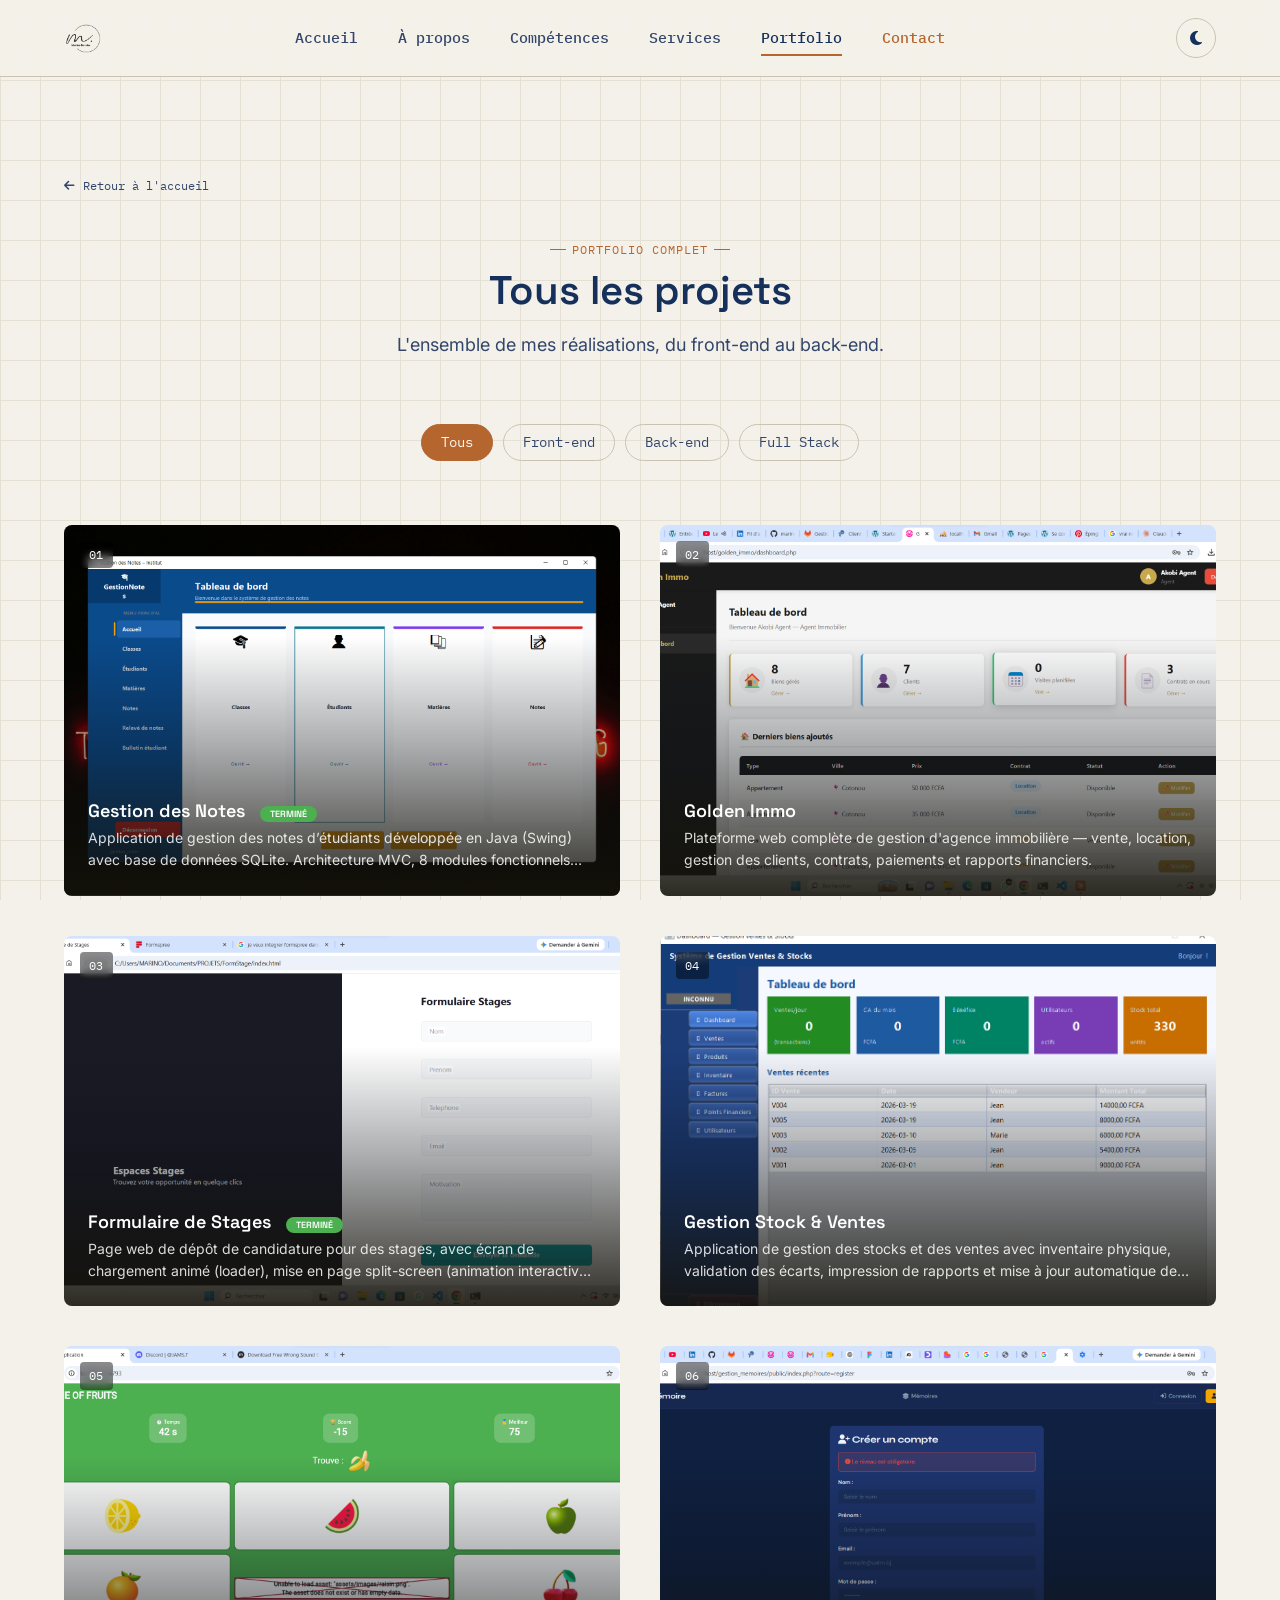
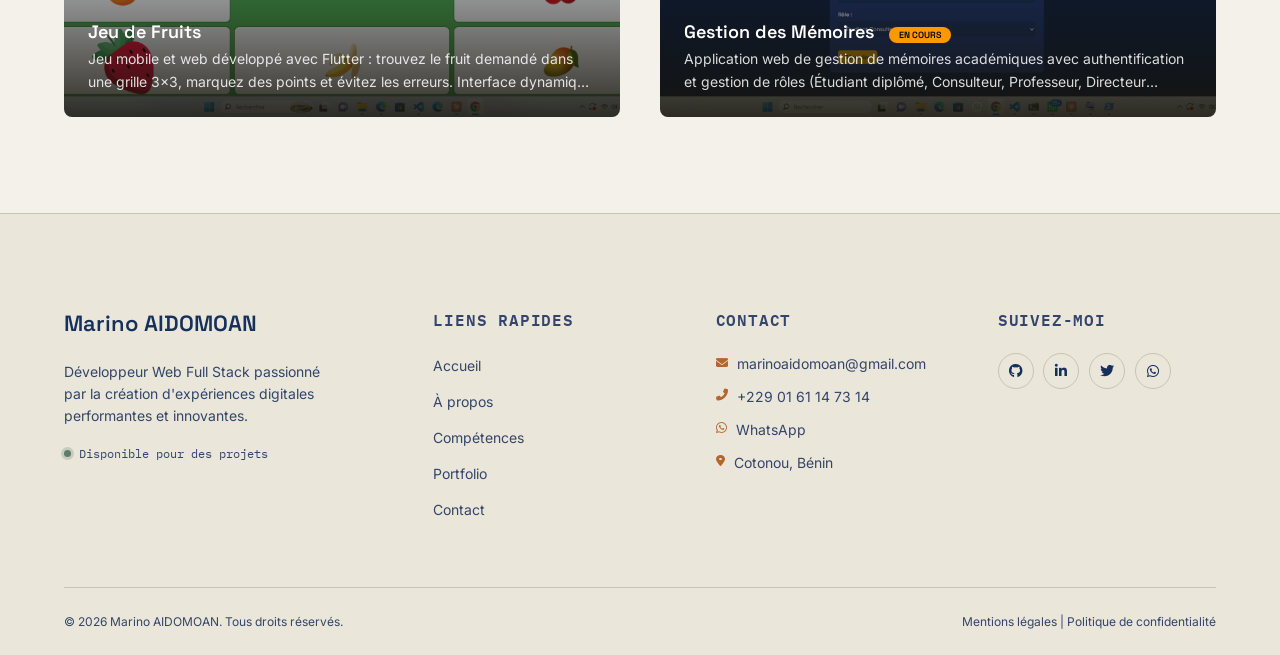
<file: all-projects.html>
<!DOCTYPE html>
<html lang="fr">
<head>
    <meta charset="UTF-8">
    <meta name="viewport" content="width=device-width, initial-scale=1.0">
    <title>Tous les projets | Marino AIDOMOAN</title>
    <meta name="description" content="Découvrez l'ensemble des projets développés par Marino AIDOMOAN : applications web, sites vitrines, API et plus, en front-end comme en back-end.">
    <link rel="canonical" href="https://marino-aidomoan.vercel.app/all-projects.html">

    <meta property="og:type" content="website">
    <meta property="og:url" content="https://marino-aidomoan.vercel.app/all-projects.html">
    <meta property="og:title" content="Tous les projets | Marino AIDOMOAN">
    <meta property="og:description" content="L'ensemble des projets développés par Marino AIDOMOAN, développeur web full stack.">
    <meta property="og:image" content="https://marino-aidomoan.vercel.app/assets/img/og-image.jpg">
    <meta property="og:locale" content="fr_FR">

    <meta name="twitter:card" content="summary_large_image">
    <meta name="twitter:title" content="Tous les projets | Marino AIDOMOAN">
    <meta name="twitter:image" content="https://marino-aidomoan.vercel.app/assets/img/og-image.jpg">

    <!--Icon site-->
    <link rel="icon" type="image/png" href="assets/img/Marino (1).png">

    <!--Polices & icônes-->
    <link rel="preconnect" href="https://fonts.googleapis.com">
    <link rel="preconnect" href="https://fonts.gstatic.com" crossorigin>
    <link href="https://fonts.googleapis.com/css2?family=Space+Grotesk:wght@400;500;600;700&family=Inter:wght@400;500;600;700;800&family=IBM+Plex+Mono:wght@400;500;600&display=swap" rel="stylesheet">

    <!--Icônes Font Awesome-->
    <link rel="stylesheet" href="https://cdnjs.cloudflare.com/ajax/libs/font-awesome/6.5.2/css/all.min.css">

    <link rel="stylesheet" href="style.css">
</head>
<body>

    <header class="en-tete" role="banner" aria-label="En‑tête du site">
        <div class="conteneur barre-nav">
            <a href="index.html#accueil" class="logo" aria-label="Marino AIDOMOAN - Retour à l'accueil">
                <img src="assets/img/Marino (1).png" alt="Logo Marino - Développeur Web Full Stack" class="logo-image" width="180" height="60" />
            </a>

            <nav aria-label="Navigation principale">
            <ul class="menu-liste" id="menu-liste">
                <li><a href="index.html#accueil" class="menu-lien">Accueil</a></li>
                <li><a href="index.html#apropos" class="menu-lien">À propos</a></li>
                <li><a href="index.html#competences" class="menu-lien">Compétences</a></li>
                <li><a href="index.html#services" class="menu-lien">Services</a></li>
                <li><a href="index.html#portfolio" class="menu-lien actif">Portfolio</a></li>
                <li><a href="index.html#contact" class="menu-lien menu-lien-contact">Contact</a></li>
            </ul>
            </nav>

            <button class="theme-toggle" id="theme-toggle" aria-label="Changer de thème">
                <i class="fa-solid fa-moon" id="theme-icon" aria-hidden="true"></i>
            </button>

            <button class="bouton-menu-mobile" id="bouton-menu-mobile"
                    aria-label="Ouvrir le menu"
                    aria-expanded="false"
                    aria-controls="menu-liste">
            <i class="fa-solid fa-bars" aria-hidden="true"></i>
            </button>
        </div>
    </header>

    <main>
                <section class="page-projets">
            <div class="conteneur">

                <a href="index.html#portfolio" class="lien-retour" style="margin-bottom: var(--espace-lg); display: inline-flex;">
                    <i class="fa-solid fa-arrow-left" aria-hidden="true"></i>
                    Retour à l'accueil
                </a>

                <div class="en-tete-section centre">
                    <span class="label-section">Portfolio complet</span>
                    <h1 class="titre-section">Tous les projets</h1>
                    <p class="description-section">
                        L'ensemble de mes réalisations, du front-end au back-end.
                    </p>
                </div>

                <div class="filtres-portfolio">
                    <button class="bouton-filtre actif" data-filtre="tous">Tous</button>
                    <button class="bouton-filtre" data-filtre="frontend">Front-end</button>
                    <button class="bouton-filtre" data-filtre="backend">Back-end</button>
                    <button class="bouton-filtre" data-filtre="fullstack">Full Stack</button>
                </div>

                <div class="grille-projets-visuels">
                    <!-- PROJET 01 : GESTION DES NOTES – APPLICATION JAVA (SWING / SQLite) -->
                    <article class="carte-projet-v" data-filtre="backend">
                        <span class="reperage-projet">01</span>
                        <img src="assets/img/projets/projet-01.png" alt="Gestion des Notes – Java" loading="lazy">
                        <div class="voile-projet-v"></div>
                        <div class="base-projet-v">
                            <h3>Gestion des Notes <span style="font-size:0.5em; background:#4caf50; color:#fff; padding:2px 10px; border-radius:20px; margin-left:10px;">TERMINÉ</span></h3>
                            <p>
                                Application de gestion des notes d’étudiants développée en Java (Swing) avec base de données SQLite. 
                                Architecture MVC, 8 modules fonctionnels (authentification, saisie des notes, consultation, bulletins, etc.). 
                                Livré avec un guide utilisateur complet et une documentation technique détaillée.
                            </p>
                            <div class="stack-v">
                                <span class="tech-tag"><i class="fa-brands fa-java"></i> Java</span>
                                <span class="tech-tag"><i class="fa-solid fa-window-maximize"></i> Swing</span>
                                <span class="tech-tag"><i class="fa-solid fa-database"></i> SQLite</span>
                                <span class="tech-tag"><i class="fa-solid fa-plug"></i> JDBC</span>
                                <span class="tech-tag"><i class="fa-solid fa-layer-group"></i> MVC</span>
                            </div>
                            <div class="liens-v">
                                <a href="#" target="_blank" rel="noopener" aria-label="Voir la documentation"><i class="fa-solid fa-book"></i></a>
                                <a href="#" target="_blank" rel="noopener" aria-label="Voir le code"><i class="fa-brands fa-github"></i></a>
                            </div>
                        </div>
                    </article>

                    <!-- PROJET 02 : GOLDEN IMMO -->
                    <article class="carte-projet-v" data-filtre="fullstack">
                        <span class="reperage-projet">02</span>
                        <img src="assets/img/projets/projet-02.png" alt="Golden Immo - Système de gestion immobilière" loading="lazy">
                        <div class="voile-projet-v"></div>
                        <div class="base-projet-v">
                            <h3>Golden Immo</h3>
                            <p>Plateforme web complète de gestion d'agence immobilière — vente, location, gestion des clients, contrats, paiements et rapports financiers.</p>
                            <div class="stack-v">
                                <span class="tech-tag"><i class="fa-brands fa-html5"></i> HTML5</span>
                                <span class="tech-tag"><i class="fa-brands fa-css3-alt"></i> CSS3</span>
                                <span class="tech-tag"><i class="fa-brands fa-js"></i> JavaScript</span>
                                <span class="tech-tag"><i class="fa-brands fa-php"></i> PHP</span>
                                <span class="tech-tag"><i class="fa-solid fa-database"></i> MySQL</span>
                            </div>
                            <div class="liens-v">
                                <a href="#" target="_blank" rel="noopener" aria-label="Voir le site"><i class="fa-solid fa-arrow-up-right-from-square"></i></a>
                                <a href="https://github.com/marinoaidomoan-gif/golden_immo" target="_blank" rel="noopener" aria-label="Voir le code"><i class="fa-brands fa-github"></i></a>
                            </div>
                        </div>
                    </article>

                    <!-- PROJET 03 : FORMULAIRE DE STAGES – FRONT-END MODERNE -->
                    <article class="carte-projet-v" data-filtre="frontend">
                        <span class="reperage-projet">03</span>
                        <img src="assets/img/projets/projet-03.png" alt="Formulaire de Stages" loading="lazy">
                        <div class="voile-projet-v"></div>
                        <div class="base-projet-v">
                            <h3>Formulaire de Stages <span style="font-size:0.5em; background:#4caf50; color:#fff; padding:2px 10px; border-radius:20px; margin-left:10px;">TERMINÉ</span></h3>
                            <p>
                                Page web de dépôt de candidature pour des stages, avec écran de chargement animé (loader), 
                                mise en page split-screen (animation interactive à gauche, formulaire à droite), 
                                labels flottants, validation des champs en temps réel (nom, prénom, téléphone, e-mail, motivation), 
                                pop-up de confirmation après soumission, et design responsive adapté aux mobiles et tablettes.
                            </p>
                            <div class="stack-v">
                                <span class="tech-tag"><i class="fa-brands fa-html5"></i> HTML5</span>
                                <span class="tech-tag"><i class="fa-brands fa-css3-alt"></i> CSS3</span>
                                <span class="tech-tag"><i class="fa-brands fa-js"></i> JavaScript</span>
                                <span class="tech-tag"><i class="fa-solid fa-font-awesome"></i> Font Awesome</span>
                                <span class="tech-tag"><i class="fa-solid fa-paper-plane"></i> Formspree</span>
                            </div>
                            <div class="liens-v">
                                <a href="form-stage.vercel.app" target="_blank" rel="noopener" aria-label="Voir la démo"><i class="fa-solid fa-play"></i></a>
                                <a href="https://github.com/marinoaidomoan-gif/form_stage" target="_blank" rel="noopener" aria-label="Voir le code"><i class="fa-brands fa-github"></i></a>
                            </div>
                        </div>
                    </article>

                    <!-- PROJET 04 : GESTION STOCK & VENTES (JAVA / PostgreSQL) -->
                    <article class="carte-projet-v" data-filtre="backend">
                        <span class="reperage-projet">04</span>
                        <img src="assets/img/projets/projet-04.png" alt="Gestion Stock & Ventes" loading="lazy">
                        <div class="voile-projet-v"></div>
                        <div class="base-projet-v">
                            <h3>Gestion Stock &amp; Ventes</h3>
                            <p>
                                Application de gestion des stocks et des ventes avec inventaire physique, 
                                validation des écarts, impression de rapports et mise à jour automatique des quantités.
                            </p>
                            <div class="stack-v">
                                <span class="tech-tag"><i class="fa-brands fa-java"></i> Java</span>
                                <span class="tech-tag"><i class="fa-solid fa-database"></i> PostgreSQL</span>
                                <span class="tech-tag"><i class="fa-solid fa-window-maximize"></i> Swing</span>
                                <span class="tech-tag"><i class="fa-solid fa-plug"></i> JDBC</span>
                            </div>
                            <div class="liens-v">
                                <a href="#" target="_blank" rel="noopener" aria-label="Voir la documentation"><i class="fa-solid fa-book"></i></a>
                                <a href="#" target="_blank" rel="noopener" aria-label="Voir le code"><i class="fa-brands fa-github"></i></a>
                            </div>
                        </div>
                    </article>

                    <!-- PROJET 05 : JEU DE FRUITS (FLUTTER) -->
                    <article class="carte-projet-v" data-filtre="frontend">
                        <span class="reperage-projet">05</span>
                        <img src="assets/img/projets/projet-05.png" alt="Jeu de Fruits Flutter" loading="lazy">
                        <div class="voile-projet-v"></div>
                        <div class="base-projet-v">
                            <h3>Jeu de Fruits</h3>
                            <p>
                                Jeu mobile et web développé avec Flutter : trouvez le fruit demandé dans une grille 3×3, 
                                marquez des points et évitez les erreurs. Interface dynamique avec timer et retour visuel.
                            </p>
                            <div class="stack-v">
                                <span class="tech-tag"><i class="fa-brands fa-flutter"></i> Flutter</span>
                                <span class="tech-tag"><i class="fa-brands fa-dart"></i> Dart</span>
                                <span class="tech-tag"><i class="fa-solid fa-image"></i> Assets</span>
                                <span class="tech-tag"><i class="fa-solid fa-globe"></i> GitHub Pages</span>
                            </div>
                            <div class="liens-v">
                                <a href="#" target="_blank" rel="noopener" aria-label="Voir la démo"><i class="fa-solid fa-play"></i></a>
                                <a href="https://github.com/marinoaidomoan-gif/jeu_fruits" target="_blank" rel="noopener" aria-label="Voir le code"><i class="fa-brands fa-github"></i></a>
                            </div>
                        </div>
                    </article>

                    <!-- PROJET 06 : GESTION DES MÉMOIRES (PHP / MVC) — EN COURS -->
                    <article class="carte-projet-v" data-filtre="backend">
                        <span class="reperage-projet">06</span>
                        <img src="assets/img/projets/projet-06.png" alt="Gestion des Mémoires" loading="lazy">
                        <div class="voile-projet-v"></div>
                        <div class="base-projet-v">
                            <h3>Gestion des Mémoires <span style="font-size:0.5em; background:#ff9800; color:#000; padding:2px 10px; border-radius:20px; margin-left:10px;">EN COURS</span></h3>
                            <p>
                                Application web de gestion de mémoires académiques avec authentification et gestion de rôles 
                                (Étudiant diplômé, Consulteur, Professeur, Directeur d'études). 
                                Fonctionnalités : dépôt de mémoires, évaluation par jury, likes, commentaires, 
                                recherche multicritère et validation des diplômes.
                            </p>
                            <div class="stack-v">
                                <span class="tech-tag"><i class="fa-brands fa-php"></i> PHP</span>
                                <span class="tech-tag"><i class="fa-solid fa-database"></i> MySQL</span>
                                <span class="tech-tag"><i class="fa-solid fa-plug"></i> PDO</span>
                                <span class="tech-tag"><i class="fa-solid fa-layer-group"></i> MVC</span>
                            </div>
                            <div class="liens-v">
                                <a href="#" target="_blank" rel="noopener" aria-label="Voir la documentation"><i class="fa-solid fa-book"></i></a>
                                <a href="https://github.com/marinoaidomoan-gif/gestion-memoires" target="_blank" rel="noopener" aria-label="Voir le code"><i class="fa-brands fa-github"></i></a>
                            </div>
                        </div>
                    </article>
                </div>

            </div>
        </section>

    </main>
    <!-- ===== PIED DE PAGE (FOOTER) ===== -->
    <footer class="pied-page">
        <div class="conteneur">

            <!-- Grille footer : 4 colonnes -->
            <div class="grille-pied">

                <!-- Colonne 1 : Identité -->
                <div class="colonne-pied">
                    <h3 class="titre-pied">Marino AIDOMOAN</h3>
                    <p class="description-pied">
                        Développeur Web Full Stack passionné par la création d'expériences digitales 
                        performantes et innovantes.
                    </p>
                    <p class="disponible-pied">
                        <span class="point-vert"></span> Disponible pour des projets
                    </p>
                </div>

                <!-- Colonne 2 : Liens rapides -->
                <div class="colonne-pied">
                    <h3 class="titre-pied">Liens rapides</h3>
                    <ul class="liste-liens-pied">
                        <li><a href="#accueil">Accueil</a></li>
                        <li><a href="#apropos">À propos</a></li>
                        <li><a href="#competences">Compétences</a></li>
                        <li><a href="#portfolio">Portfolio</a></li>
                        <li><a href="#contact">Contact</a></li>
                    </ul>
                </div>

                <!-- Colonne 3 : Contact -->
                <div class="colonne-pied">
                    <h3 class="titre-pied">Contact</h3>
                    <ul class="liste-contact-pied">
                        <li>
                            <i class="fas fa-envelope" aria-hidden="true"></i>
                            <a href="mailto:marinoaidomoan@gmail.com">marinoaidomoan@gmail.com</a>
                        </li>
                        <li>
                            <i class="fas fa-phone-alt" aria-hidden="true"></i>
                            <a href="tel:+2290161147314">+229 01 61 14 73 14</a>
                        </li>
                        <li>
                            <i class="fab fa-whatsapp" aria-hidden="true"></i>
                            <a href="https://wa.me/2290161147314" target="_blank" rel="noopener">WhatsApp</a>
                        </li>
                        <li>
                            <i class="fas fa-map-marker-alt" aria-hidden="true"></i>
                            <span>Cotonou, Bénin</span>
                        </li>
                    </ul>
                </div>

                <!-- Colonne 4 : Réseaux sociaux -->
                <div class="colonne-pied">
                    <h3 class="titre-pied">Suivez-moi</h3>
                    <div class="reseaux-pied">
                        <a href="https://github.com/marinoaidomoan-gif" target="_blank" rel="noopener" aria-label="GitHub">
                            <i class="fab fa-github" aria-hidden="true"></i>
                        </a>
                        <a href="https://www.linkedin.com/in/marino-aidomoan-600b323bb/" target="_blank" rel="noopener" aria-label="LinkedIn">
                            <i class="fab fa-linkedin-in" aria-hidden="true"></i>
                        </a>
                        <a href="https://x.com/Marino_ama" target="_blank" rel="noopener" aria-label="Twitter">
                            <i class="fab fa-twitter" aria-hidden="true"></i>
                        </a>
                        <a href="https://wa.me/2290161147314" target="_blank" rel="noopener" aria-label="WhatsApp">
                            <i class="fab fa-whatsapp" aria-hidden="true"></i>
                        </a>
                    </div>
                </div>

            </div> <!-- fin grille-pied -->

            <!-- Barre de copyright -->
            <div class="copyright-pied">
                <p>
                    &copy; <span id="annee-courante"></span> Marino AIDOMOAN. 
                    Tous droits réservés.
                </p>
                <p class="mentions-legales">
                    <a href="#" data-ouvrir-modale="mentions-legales">Mentions légales</a> | 
                    <a href="#" data-ouvrir-modale="politique-confidentialite">Politique de confidentialité</a>
                </p>
            </div>

        </div> <!-- fin conteneur -->
    </footer>

    <button class="bouton-remonter" id="bouton-remonter" aria-label="Retour en haut">
        <i class="fas fa-arrow-up" aria-hidden="true"></i>
    </button>

    <!-- ===== MODALES LÉGALES ===== -->
    <div class="fond-modale" id="fond-modale">

        <div class="modale" id="modale-mentions-legales">
            <button class="fermer-modale" data-fermer-modale aria-label="Fermer">
                <i class="fa-solid fa-xmark"></i>
            </button>
            <h3>Mentions légales</h3>
            <p>Ce site est un portfolio personnel édité par Marino AIDOMOAN, basé à Cotonou, Bénin. Il présente des projets et compétences à titre professionnel, sans activité commerciale directe en ligne. Le site est hébergé par Vercel Inc. Pour toute question, utilisez le formulaire de contact.</p>
        </div>

        <div class="modale" id="modale-politique-confidentialite">
            <button class="fermer-modale" data-fermer-modale aria-label="Fermer">
                <i class="fa-solid fa-xmark"></i>
            </button>
            <h3>Politique de confidentialité</h3>
            <p>Les informations transmises via le formulaire de contact (nom, email, message) sont utilisées uniquement pour vous répondre. Elles ne sont ni revendues, ni partagées avec des tiers, ni utilisées à des fins de tracking ou de publicité. Aucun cookie de suivi n'est utilisé sur ce site.</p>
        </div>

    </div>

    <script src="script.js" defer></script>
    
</body>
</html>
</file>
<file: style.css>
/* ==========================================================================
   MARINO AIDOMOAN — Portfolio
   Clair = tirage diazo (papier ivoire, encre indigo)
   Sombre = cyanotype (fond bleu profond, traits clairs)
   ========================================================================== */

/* ----- 1. Variables (design tokens) ----- */

:root {
    /* Mode clair (diazo) — thème par défaut */
    --couleur-fond: #F3F1E9;
    --couleur-surface: #EAE6D9;
    --couleur-surface-2: #E1DCC9;
    --couleur-texte: #16305C;
    --couleur-texte-att: #33456A;
    --couleur-accent: #B5652E;
    --couleur-accent-clair: #C97D48;
    --couleur-accent-2: #5C7D6E;
    --couleur-bordure: #C9C3B0;
    --couleur-erreur: #B5452E;

    /* Typographie */
    --police-titre: 'Space Grotesk', sans-serif;
    --police-corps: 'Inter', sans-serif;
    --police-mono: 'IBM Plex Mono', monospace;

    /* Échelle de type */
    --taille-xs: 0.75rem;
    --taille-sm: 0.875rem;
    --taille-base: 1rem;
    --taille-md: 1.125rem;
    --taille-lg: 1.375rem;
    --taille-xl: 1.75rem;
    --taille-2xl: 2.5rem;
    --taille-3xl: 5rem;

    /* Espacement */
    --espace-xs: 0.5rem;
    --espace-sm: 1rem;
    --espace-md: 1.5rem;
    --espace-lg: 2.5rem;
    --espace-xl: 4rem;
    --espace-2xl: 6rem;

    /* Structure */
    --largeur-max: 1200px;
    --rayon: 4px;
    --rayon-lg: 8px;
    --transition: 0.25s ease;

    /* Ombres (discrètes, on n'est pas dans un style "carte flottante" générique) */
    --ombre-sm: 0 1px 2px rgba(22, 48, 92, 0.08);
    --ombre-md: 0 4px 12px rgba(22, 48, 92, 0.1);
}

/* Mode sombre (cyanotype) */
body.dark-mode {
    --couleur-fond: #0F2A4D;
    --couleur-surface: #153761;
    --couleur-surface-2: #1B4171;
    --couleur-texte: #EDEFF2;
    --couleur-texte-att: #A9BBD6;
    --couleur-accent: #D68A52;
    --couleur-accent-clair: #E4A06E;
    --couleur-accent-2: #8FB5A3;
    --couleur-bordure: #2A4A76;
    --couleur-erreur: #E08066;

    --ombre-sm: 0 1px 2px rgba(0, 0, 0, 0.25);
    --ombre-md: 0 4px 16px rgba(0, 0, 0, 0.35);
}

body.dark-mode .logo-image {
    filter: invert(1) brightness(1.8);
}

/* ----- 2. Reset ----- */

*,
*::before,
*::after {
    margin: 0;
    padding: 0;
    box-sizing: border-box;
}

html {
    scroll-behavior: smooth;
    scroll-padding-top: 90px; /* compense le header fixe pour les ancres */
}

@media (prefers-reduced-motion: reduce) {
    html {
        scroll-behavior: auto;
    }
    *,
    *::before,
    *::after {
        animation-duration: 0.01ms !important;
        animation-iteration-count: 1 !important;
        transition-duration: 0.01ms !important;
    }
}

body {
    font-family: var(--police-corps);
    font-size: var(--taille-base);
    line-height: 1.6;
    color: var(--couleur-texte);
    background-color: var(--couleur-fond);
    transition: background-color var(--transition), color var(--transition);
    /* Trame de plan très discrète en fond, signature du concept */
    background-image:
        linear-gradient(var(--couleur-bordure) 1px, transparent 1px),
        linear-gradient(90deg, var(--couleur-bordure) 1px, transparent 1px);
    background-size: 40px 40px;
    background-attachment: fixed;
    opacity: 1;
}

/* La trame doit rester très subtile : on l'atténue via un pseudo-fond plutôt
   qu'en jouant sur l'opacité du body (qui affecterait le contenu aussi) */
body {
    background-image: none;
    position: relative;
}

body.menu-ouvert {
    overflow: hidden;
}

body::before {
    content: "";
    position: fixed;
    inset: 0;
    z-index: -1;
    background-image:
        linear-gradient(var(--couleur-bordure) 1px, transparent 1px),
        linear-gradient(90deg, var(--couleur-bordure) 1px, transparent 1px);
    background-size: 40px 40px;
    opacity: 0.35;
    pointer-events: none;
}

img {
    max-width: 100%;
    display: block;
}

a {
    color: inherit;
    text-decoration: none;
}

ul {
    list-style: none;
}

button {
    font-family: inherit;
    cursor: pointer;
    border: none;
    background: none;
}

input,
textarea,
button {
    font-family: inherit;
    font-size: inherit;
}

/* Focus clavier visible partout — non négociable pour l'accessibilité */
a:focus-visible,
button:focus-visible,
input:focus-visible,
textarea:focus-visible {
    outline: 2px solid var(--couleur-accent);
    outline-offset: 3px;
}

/* ----- 3. Typographie ----- */

h1, h2, h3, h4 {
    font-family: var(--police-titre);
    font-weight: 600;
    line-height: 1.2;
    color: var(--couleur-texte);
}

h1 { font-size: var(--taille-3xl); }
h2 { font-size: var(--taille-2xl); }
h3 { font-size: var(--taille-lg); }
h4 { font-size: var(--taille-md); }

p {
    color: var(--couleur-texte-att);
}

strong {
    color: var(--couleur-texte);
    font-weight: 600;
}

/* Utilitaire mono : réservé aux chiffres, cotes, tags techniques —
   jamais à des blocs de texte entiers (on évite l'effet "éditeur de code") */
.chiffre,
.mono {
    font-family: var(--police-mono);
    font-variant-numeric: tabular-nums;
}

/* ----- 4. Layout ----- */

.conteneur {
    width: 100%;
    max-width: var(--largeur-max);
    margin-inline: auto;
    padding-inline: var(--espace-md);
}

@media (max-width: 640px) {
    .conteneur {
        padding-inline: var(--espace-sm);
    }
}

/* En-tête de section réutilisé partout (label + titre + description) */
.en-tete-section {
    margin-bottom: var(--espace-lg);
}

.en-tete-section.centre {
    text-align: center;
    max-width: 640px;
    margin-inline: auto;
    margin-bottom: var(--espace-xl);
}

.label-section {
    display: inline-block;
    font-family: var(--police-mono);
    font-size: var(--taille-xs);
    letter-spacing: 0.08em;
    text-transform: uppercase;
    color: var(--couleur-accent);
    margin-bottom: var(--espace-xs);
}

/* Le label ressemble à une annotation de cote sur un plan : petits traits
   de chaque côté, comme des repères de mesure */
.label-section::before,
.label-section::after {
    content: "";
    display: inline-block;
    width: 16px;
    height: 1px;
    background: var(--couleur-accent);
    vertical-align: middle;
    margin: 0 6px 2px;
}

.titre-section {
    font-size: var(--taille-2xl);
}

.description-section {
    margin-top: var(--espace-sm);
    font-size: var(--taille-md);
}

/* ----- 5. Boutons ----- */

.bouton {
    display: inline-flex;
    align-items: center;
    gap: var(--espace-xs);
    padding: 0.85rem 1.75rem;
    font-size: var(--taille-sm);
    font-weight: 600;
    border-radius: var(--rayon);
    border: 1px solid transparent;
    transition: transform var(--transition), background-color var(--transition), border-color var(--transition);
    white-space: nowrap;
}

.bouton:hover {
    transform: translateY(-2px);
}

.bouton-primaire {
    background-color: var(--couleur-accent);
    color: #FFF8EF;
}

.bouton-primaire:hover {
    background-color: var(--couleur-accent-clair);
}

.bouton-secondaire {
    background-color: transparent;
    color: var(--couleur-texte);
    border-color: var(--couleur-bordure);
}

.bouton-secondaire:hover {
    border-color: var(--couleur-accent);
    color: var(--couleur-accent);
}

/* ======================================
    HEADER & NAIGATIONS
   ======================================= */

   .en-tete {
    position: fixed;
    top: 0;
    left: 0;
    right: 0;
    z-index: 100;
    background-color: color-mix(in srgb, var(--couleur-fond) 96%, transparent);
    backdrop-filter: blur(8px);
    border-bottom: 1px solid var(--couleur-bordure);
}

.barre-nav {
    display: flex;
    align-items: center;
    justify-content: space-between;
    gap: var(--espace-md);
    height: 76px;
}

.logo-image { height: 40px; width: auto; object-fit: contain; }

.menu-liste {
    display: flex;
    align-items: center;
    gap: var(--espace-lg);
    margin-left: auto;
    margin-right: var(--espace-lg);
}

.menu-lien {
    position: relative;
    font-family: var(--police-mono);
    font-size: 0.9375rem;
    font-weight: 500;
    color: var(--couleur-texte-att);
    padding: 0.4rem 0;
    transition: color var(--transition);
}

/* petit trait qui se déploie sous le lien actif/survolé — esprit "cote" */
.menu-lien::after {
    content: "";
    position: absolute;
    left: 0; bottom: -2px;
    width: 0; height: 2px;
    background-color: var(--couleur-accent);
    transition: width var(--transition);
}
.menu-lien:hover, .menu-lien.actif { color: var(--couleur-texte); }
.menu-lien:hover::after, .menu-lien.actif::after { width: 100%; }

.menu-lien-contact { color: var(--couleur-accent); }

.theme-toggle, .bouton-menu-mobile {
    display: flex;
    align-items: center;
    justify-content: center;
    width: 40px;
    height: 40px;
    border-radius: 50%;
    color: var(--couleur-texte);
    background: transparent;
    border: 1px solid var(--couleur-bordure);
    transition: background-color var(--transition), color var(--transition), border-color var(--transition);
}
.theme-toggle:hover, .bouton-menu-mobile:hover {
    background-color: var(--couleur-surface);
    color: var(--couleur-accent);
}

body.dark-mode .theme-toggle {
    border-color: rgba(255, 255, 255, 0.2);
}

.bouton-menu-mobile { display: none; border-radius: var(--rayon); }

@media (max-width: 860px) {
    .bouton-menu-mobile { display: flex; }

    /* menu qui se transforme en dropdown plein-largeur sous le header */
    .menu-liste {
        position: fixed;
        top: 76px; left: 0; right: 0;
        flex-direction: column;
        align-items: flex-start;
        gap: var(--espace-sm);
        padding: var(--espace-md);
        margin: 0;
        background-color: var(--couleur-fond);
        border-bottom: 1px solid var(--couleur-bordure);
        transform: translateY(-8px);
        opacity: 0;
        visibility: hidden;
        pointer-events: none;
        transition: transform var(--transition), opacity var(--transition), visibility var(--transition);
    }

    .menu-liste.ouvert {
        transform: translateY(0);
        opacity: 1;
        visibility: visible;
        pointer-events: auto;
    }

    .menu-lien { width: 100%; padding: 0.6rem 0; }

    .theme-toggle {
        margin-left: auto;
        order: 2;
    }

    .bouton-menu-mobile {
        order: 3;
    }
}

/* ==========================================================================
   HERO — structure & contenu
   ========================================================================== */

.hero {
    position: relative;
    min-height: 100vh;
    display: flex;
    align-items: center;
    padding-top: 76px; /* dégage le header fixe */
    overflow: hidden;
}

.conteneur-hero {
    display: grid;
    grid-template-columns: 1.1fr 0.9fr;
    align-items: center;
    gap: var(--espace-xl);
}

.etiquette-hero {
    display: inline-block;
    font-family: var(--police-mono);
    font-size: var(--taille-sm);
    font-weight: 500;
    color: var(--couleur-accent);
    letter-spacing: 0.05em;
    text-transform: uppercase;
    margin-bottom: var(--espace-sm);
}

.titre-hero {
    display: flex;
    flex-direction: column;
    gap: 0.25rem;
    margin-bottom: var(--espace-md);
}

.salutation-hero {
    font-size: var(--taille-lg);
    font-weight: 500;
    color: var(--couleur-texte-att);
}

.nom-hero {
    font-size: var(--taille-3xl);
    font-weight: 700;
    color: var(--couleur-texte);
}

.description-hero {
    font-size: var(--taille-md);
    max-width: 46ch;
    margin-bottom: var(--espace-lg);
}

.actions-hero {
    display: flex;
    flex-wrap: wrap;
    gap: var(--espace-sm);
}

/* ----- Carte de stats ----- */

.carte-hero {
    position: relative;
    z-index: 10;
    background: color-mix(in srgb, var(--couleur-surface) 55%, transparent);
    backdrop-filter: blur(16px);
    -webkit-backdrop-filter: blur(16px);
    border: 1px solid color-mix(in srgb, var(--couleur-bordure) 60%, transparent);
    border-radius: var(--rayon-lg);
    box-shadow: var(--ombre-md);
    overflow: hidden;
}

.ligne-carte {
    height: 4px;
    background: linear-gradient(90deg, var(--couleur-accent), var(--couleur-accent-2));
}

.contenu-carte {
    display: grid;
    grid-template-columns: 1fr 1fr;
}

.stat-carte {
    display: flex;
    flex-direction: column;
    align-items: center;
    text-align: center;
    gap: 0.35rem;
    padding: var(--espace-lg) var(--espace-sm);
    border-right: 1px solid var(--couleur-bordure);
    border-bottom: 1px solid var(--couleur-bordure);
}

.stat-carte:nth-child(2n) {
    border-right: none;
}

.stat-carte:last-child,
.stat-carte:nth-last-child(2):nth-child(odd) {
    border-bottom: none;
}

.chiffre-stat {
    font-size: var(--taille-2xl);
    font-weight: 700;
    color: var(--couleur-accent);
}

.libelle-stat {
    font-size: var(--taille-xs);
    color: var(--couleur-texte-att);
    text-transform: uppercase;
    letter-spacing: 0.04em;
}

/* ----- Indicateur de scroll ----- */

.indicateur-scroll {
    position: absolute;
    bottom: var(--espace-lg);
    left: 50%;
    transform: translateX(-50%);
    display: flex;
    flex-direction: column;
    align-items: center;
    gap: 0.5rem;
}

.indicateur-scroll span {
    font-family: var(--police-mono);
    font-size: var(--taille-xs);
    color: var(--couleur-texte-att);
    text-transform: uppercase;
    letter-spacing: 0.08em;
}

.ligne-scroll {
    width: 1px;
    height: 32px;
    background: linear-gradient(var(--couleur-accent), transparent);
    position: relative;
    overflow: hidden;
}

.ligne-scroll::after {
    content: "";
    position: absolute;
    top: -32px;
    left: 0;
    width: 100%;
    height: 32px;
    background: linear-gradient(var(--couleur-accent), transparent);
    animation: descendre-scroll 1.8s ease-in-out infinite;
}

@keyframes descendre-scroll {
    to { top: 32px; }
}

/* ----- Responsive ----- */

@media (max-width: 860px) {
    .conteneur-hero {
        grid-template-columns: 1fr;
        text-align: center;
    }

    .description-hero {
        margin-inline: auto;
    }

    .actions-hero {
        justify-content: center;
    }

    .nom-hero {
        font-size: var(--taille-2xl);
    }
}

/* ======================================
    TOUJOURS HERO - ANIMATIONS
   ======================================= */
.visuel-hero {
    position: relative;
    display: flex;
    align-items: center;
    justify-content: center;
    min-height: 560px;
}

.blobs-hero {
    position: absolute;
    inset: 0;
    z-index: -1;
    pointer-events: none;
}

.blob-img {
    position: absolute;
    will-change: transform;
    animation: floatBlob ease-in-out infinite alternate;
}

.blob-img.grand {
    top: 30px;
    right: 50px;
    width: 1000px;
    opacity: 0.95;
    animation-duration: 16s;
    animation-delay: -5s;
}

.blob-img.moyen {
    bottom: 10px;
    left: -150px;
    width: 520px;
    opacity: 0.85;
    animation-duration: 20s;
    animation-delay: -2s;
}

.blob-img.petit {
    bottom: 100px;
    right: -70px;
    width: 580px;
    opacity: 0.9;
    animation-duration: 13s;
    animation-delay: -8s;
}

@keyframes floatBlob {
    0%   { transform: translate(0, 0) rotate(-2deg) scale(1); }
    100% { transform: translate(22px, -22px) rotate(3deg) scale(1.06); }
}

@media (max-width: 860px) {
    .visuel-hero {
        min-height: 300px;
    }

    .blob-img.grand {
        width: 100%;
        max-width: 300px;
        top: 5%;
        right: -10%;
    }

    .blob-img.moyen {
        width: 90%;
        max-width: 250px;
        left: -20px;
        bottom: 0;
    }

    .blob-img.petit {
        width: 90%;
        max-width: 280px;
        right: -20px;
        bottom: 10%;
    }

    .blob-img {
        opacity: 0.4;
    }
}

/* ======================================
    A PROPOS
   ======================================= */

.about {
    padding-block: var(--espace-2xl);
}

.grille-apropos {
    display: grid;
    grid-template-columns: 0.85fr 1.15fr;
    gap: var(--espace-xl);
    align-items: start;
}

/* ----- Colonne image ----- */

.colonne-image {
    position: sticky;
    top: 110px;
}

.conteneur-image {
    position: relative;
    aspect-ratio: 4 / 5;
    overflow: hidden;
    border-radius: var(--rayon-lg);
}

.photo-profil {
    width: 100%;
    height: 100%;
    object-fit: cover;
}

/* repères d'angle façon plan technique, aux 4 coins de la photo */
.conteneur-image::before,
.conteneur-image::after {
    content: "";
    position: absolute;
    width: 28px;
    height: 28px;
    border: 2px solid var(--couleur-accent);
    z-index: 1;
    pointer-events: none;
}

.conteneur-image::before {
    top: 10px;
    left: 10px;
    border-right: none;
    border-bottom: none;
}

.conteneur-image::after {
    bottom: 10px;
    right: 10px;
    border-left: none;
    border-top: none;
}

.badge-disponible {
    position: absolute;
    top: var(--espace-sm);
    right: var(--espace-sm);
    z-index: 2;
    display: flex;
    align-items: center;
    gap: 0.4rem;
    padding: 0.5rem 0.9rem;
    background-color: color-mix(in srgb, var(--couleur-fond) 90%, transparent);
    backdrop-filter: blur(6px);
    border-radius: 999px;
    font-family: var(--police-mono);
    font-size: var(--taille-xs);
    color: var(--couleur-texte);
}

.badge-disponible i {
    color: var(--couleur-accent-2);
}

.superposition-stats {
    position: absolute;
    left: var(--espace-sm);
    right: var(--espace-sm);
    bottom: var(--espace-sm);
    z-index: 2;
    display: grid;
    grid-template-columns: repeat(3, 1fr);
    background-color: color-mix(in srgb, var(--couleur-fond) 92%, transparent);
    backdrop-filter: blur(8px);
    border-radius: var(--rayon);
    overflow: hidden;
}

.puce-stat {
    display: flex;
    flex-direction: column;
    align-items: center;
    text-align: center;
    gap: 0.15rem;
    padding: 0.75rem 0.4rem;
    border-right: 1px solid var(--couleur-bordure);
}

.puce-stat:last-child {
    border-right: none;
}

.puce-stat .chiffre-stat {
    font-size: var(--taille-md);
}

.puce-stat .libelle-stat {
    font-size: 0.65rem;
}

/* ----- Colonne contenu ----- */

.sous-titre-apropos {
    font-size: var(--taille-xl);
    margin-bottom: var(--espace-md);
}

.texte-apropos {
    margin-bottom: var(--espace-sm);
}

.citation-apropos {
    position: relative;
    display: flex;
    align-items: baseline;
    gap: 0.6rem;
    margin: var(--espace-md) 0;
    padding-left: var(--espace-sm);
    border-left: 2px solid var(--couleur-accent);
}

.citation-apropos i {
    color: var(--couleur-accent);
    opacity: 0.45;
    font-size: var(--taille-xs);
    flex-shrink: 0;
}

.citation-apropos p {
    font-style: italic;
    font-size: var(--taille-sm);
    color: var(--couleur-texte-att);
}

.stack-technique {
    display: flex;
    flex-wrap: wrap;
    gap: 0.6rem;
    margin: var(--espace-lg) 0;
}

.etiquette-techno {
    font-family: var(--police-mono);
    font-size: var(--taille-xs);
    padding: 0.4rem 0.8rem;
    border: 1px solid var(--couleur-bordure);
    border-radius: var(--rayon);
    color: var(--couleur-texte-att);
    transition: border-color var(--transition), color var(--transition);
}

.etiquette-techno:hover {
    border-color: var(--couleur-accent);
    color: var(--couleur-accent);
}

.points-forts {
    display: flex;
    flex-direction: column;
    gap: var(--espace-sm);
    margin-bottom: var(--espace-lg);
}

.element-point-fort {
    display: flex;
    align-items: flex-start;
    gap: var(--espace-sm);
}

.icone-point-fort {
    flex-shrink: 0;
    width: 42px;
    height: 42px;
    display: flex;
    align-items: center;
    justify-content: center;
    background-color: var(--couleur-surface);
    border: 1px solid var(--couleur-bordure);
    border-radius: var(--rayon);
    color: var(--couleur-accent);
}

.element-point-fort h4 {
    font-size: var(--taille-base);
    margin-bottom: 0.2rem;
}

.element-point-fort p {
    font-size: var(--taille-sm);
}

.actions-apropos {
    display: flex;
    flex-wrap: wrap;
    gap: var(--espace-sm);
    margin-bottom: var(--espace-lg);
}

.reseaux-sociaux {
    display: flex;
    align-items: center;
    gap: var(--espace-sm);
}

.reseaux-sociaux span {
    font-size: var(--taille-sm);
    color: var(--couleur-texte-att);
}

.reseaux-sociaux a {
    display: flex;
    align-items: center;
    justify-content: center;
    width: 38px;
    height: 38px;
    border: 1px solid var(--couleur-bordure);
    border-radius: 50%;
    color: var(--couleur-texte);
    transition: border-color var(--transition), color var(--transition), transform var(--transition);
}

.reseaux-sociaux a:hover {
    border-color: var(--couleur-accent);
    color: var(--couleur-accent);
    transform: translateY(-2px);
}

/* ----- Responsive ----- */

@media (max-width: 860px) {
    .grille-apropos {
        grid-template-columns: 1fr;
    }

    .colonne-image {
        position: relative;
        top: auto;
        max-width: 360px;
        margin-inline: auto;
    }
}

/* ======================================
    COMPETENCES
   ======================================= */

.skills {
    padding-block: var(--espace-2xl);
}

.grille-competences {
    display: flex;
    flex-direction: column;
    gap: var(--espace-xl);
}

.categorie-competence {
    display: flex;
    flex-direction: column;
    gap: var(--espace-md);
}

.entete-categorie {
    display: flex;
    align-items: center;
    gap: 0.6rem;
    padding-bottom: 0.6rem;
    border-bottom: 1px solid var(--couleur-bordure);
}

.entete-categorie i {
    color: var(--couleur-accent);
    font-size: var(--taille-sm);
}

.titre-categorie {
    font-family: var(--police-mono);
    font-size: var(--taille-sm);
    font-weight: 500;
    text-transform: uppercase;
    letter-spacing: 0.06em;
    color: var(--couleur-texte-att);
}

.liste-technos {
    display: flex;
    flex-wrap: wrap;
    gap: 0.6rem;
}

.techno {
    display: inline-flex;
    align-items: center;
    gap: 0.55rem;
    padding: 0.7rem 1.1rem;
    font-size: var(--taille-base);
    font-weight: 500;
    color: var(--couleur-texte);
    background-color: var(--couleur-surface);
    border-radius: 12px;
    transition: transform var(--transition), background-color var(--transition);
}

.techno:hover {
    transform: translateY(-2px);
    background-color: var(--couleur-surface-2);
}

.techno i {
    font-size: var(--taille-lg);
    color: var(--couleur-texte-att);
}

/* Couleurs de marque réelles, comme sur ta référence */
.techno i.fa-html5      { color: #E34F26; }
.techno i.fa-css3-alt    { color: #1572B6; }
.techno i.fa-js          { color: #F7DF1E; }
.techno i.fa-react       { color: #61DAFB; }
.techno i.fa-vuejs       { color: #4FC08D; }
.techno i.fa-svelte      { color: #FF3E00; }
.techno i.fa-tailwind    { color: #38BDF8; }
.techno i.fa-sass        { color: #CC6699; }
.techno i.fa-php         { color: #777BB4; }
.techno i.fa-laravel     { color: #FF2D20; }
.techno i.fa-node-js     { color: #5FA04E; }
.techno i.fa-git-alt     { color: #F05032; }
.techno i.fa-github      { color: var(--couleur-texte); }
.techno i.fa-docker      { color: #2496ED; }
.techno i.fa-aws         { color: #FF9900; }
.techno i.fa-wordpress   { color: #21759B; }

.icone-marque {
    width: 1.1em;
    height: 1.1em;
    object-fit: contain;
}

/* ==========================================================================
    PORTFOLIO
   ========================================================================== */

.portfolio { padding-block: var(--espace-2xl); }

.page-projets {
    padding-top: calc(76px + var(--espace-2xl));
    padding-bottom: var(--espace-2xl);
}

.filtres-portfolio {
    display: flex;
    flex-wrap: wrap;
    justify-content: center;
    gap: 0.6rem;
    margin-bottom: var(--espace-xl);
}

.bouton-filtre {
    padding: 0.55rem 1.2rem;
    font-family: var(--police-mono);
    font-size: var(--taille-sm);
    color: var(--couleur-texte-att);
    border: 1px solid var(--couleur-bordure);
    border-radius: 999px;
    transition: border-color var(--transition), color var(--transition), background-color var(--transition);
}
.bouton-filtre:hover { border-color: var(--couleur-accent); color: var(--couleur-accent); }
.bouton-filtre.actif {
    background-color: var(--couleur-accent);
    border-color: var(--couleur-accent);
    color: #FFF8EF;
}

.grille-projets-visuels {
    display: grid;
    grid-template-columns: repeat(2, 1fr);
    gap: var(--espace-lg);
}

.carte-projet-v {
    position: relative;
    aspect-ratio: 3 / 2;
    border-radius: var(--rayon-lg);
    overflow: hidden;
    cursor: pointer;
}

.carte-projet-v.masque { display: none; } /* utilisé par le futur filtre JS */

.carte-projet-v img {
    position: absolute;
    inset: 0;
    width: 100%;
    height: 100%;
    object-fit: cover;
    display: block;
    transition: transform 0.5s ease;
}
.carte-projet-v:hover img { transform: scale(1.06); }

.carte-projet-v {
    opacity: 0;
    transform: scale(0.96);
    transition: opacity 0.5s ease, transform 0.5s ease;
    transition-delay: var(--delai, 0s);
}
.carte-projet-v.visible {
    opacity: 1;
    transform: scale(1);
}

.reperage-projet {
    position: absolute;
    top: var(--espace-sm);
    left: var(--espace-sm);
    z-index: 3;
    font-family: var(--police-mono);
    font-size: var(--taille-xs);
    color: #fff;
    background-color: color-mix(in srgb, black 45%, transparent);
    padding: 0.25rem 0.55rem;
    border-radius: var(--rayon);
    letter-spacing: 0.05em;
    backdrop-filter: blur(4px);
}

/* voile permanent, léger, pour garantir la lisibilité du titre/description */
.voile-projet-v {
    position: absolute;
    inset: 0;
    z-index: 1;
    background: linear-gradient(to top, rgba(20, 18, 10, 0.88) 0%, rgba(10, 14, 20, 0.35) 40%, transparent 70%);
    transition: background var(--transition);
}

/* au survol, le voile remonte pour laisser la place à la stack + liens en plus */
.carte-projet-v:hover .voile-projet-v {
    background: linear-gradient(to top, rgba(10, 14, 20, 0.92) 0%, rgba(10, 14, 20, 0.6) 55%, transparent 85%);
}

.base-projet-v {
    position: absolute;
    inset: 0;
    z-index: 2;
    display: flex;
    flex-direction: column;
    justify-content: flex-end;
    padding: var(--espace-md);
}

.base-projet-v h3 {
    color: #fff;
    font-size: var(--taille-md);
    margin-bottom: 0.35rem;
}

/* description : toujours visible, 2 lignes max */
.base-projet-v p {
    color: rgba(255, 255, 255, 0.85);
    font-size: var(--taille-sm);
    display: -webkit-box;
    -webkit-line-clamp: 2;
    -webkit-box-orient: vertical;
    overflow: hidden;
}

/* stack + liens : cachés par défaut, révélés au survol */
.stack-v, .liens-v {
    max-height: 0;
    opacity: 0;
    overflow: hidden;
    transition: max-height var(--transition), opacity var(--transition), margin-top var(--transition);
}

.stack-v {
    display: flex;
    flex-wrap: wrap;
    gap: 0.4rem;
}

.stack-v .tech-tag {
    font-family: var(--police-mono);
    font-size: 10px;
    padding: 0.25rem 0.55rem;
    border: 1px solid rgba(255, 255, 255, 0.3);
    border-radius: var(--rayon);
    color: #fff;
    background: transparent;
}
.stack-v .tech-tag i { color: var(--couleur-accent-clair); }
.stack-v .icone-marque { width: 12px; height: 12px; }

.liens-v {
    display: flex;
    gap: var(--espace-sm);
}

.liens-v a {
    width: 34px;
    height: 34px;
    display: flex;
    align-items: center;
    justify-content: center;
    background-color: var(--couleur-accent);
    border-radius: 50%;
    color: #fff;
    transition: transform var(--transition), background-color var(--transition);
}
.liens-v a:hover {
    transform: translateY(-2px);
    background-color: var(--couleur-accent-clair);
}

.carte-projet-v:hover .stack-v {
    max-height: 60px;
    opacity: 1;
    margin-top: 0.6rem;
}
.carte-projet-v:hover .liens-v {
    max-height: 50px;
    opacity: 1;
    margin-top: 0.6rem;
}

/* Fallback tactile : stack + liens toujours visibles sans hover */
@media (hover: none) {
    .stack-v, .liens-v {
        max-height: none;
        opacity: 1;
        margin-top: 0.6rem;
    }
    .voile-projet-v {
        background: linear-gradient(to top, rgba(10, 14, 20, 0.92) 0%, rgba(10, 14, 20, 0.55) 50%, transparent 85%);
    }
}

.action-portfolio {
    display: flex;
    justify-content: center;
    margin-top: var(--espace-xl);
}

@media (max-width: 620px) {
    .grille-projets-visuels { grid-template-columns: 1fr; }
}

/* ======================================
    CONTACT
   ======================================= */

.contact { padding-block: var(--espace-2xl); }

.grille-contact {
    display: grid;
    grid-template-columns: 0.9fr 1.1fr;
    gap: var(--espace-xl);
    align-items: start;
}

.sous-titre-contact { font-size: var(--taille-xl); margin-bottom: var(--espace-sm); }
.texte-contact { margin-bottom: var(--espace-lg); }

.details-contact {
    display: flex;
    flex-direction: column;
    gap: 0;
    margin-bottom: var(--espace-lg);
    border-top: 1px solid var(--couleur-bordure);
}

.item-contact {
    display: grid;
    grid-template-columns: 1fr auto;
    align-items: baseline;
    gap: var(--espace-sm);
    padding: 0.9rem 0;
    border-bottom: 1px solid var(--couleur-bordure);
}

.icone-contact {
    display: none;
}


.item-contact h4 {
    font-size: var(--taille-sm);
    font-family: var(--police-mono);
    text-transform: uppercase;
    letter-spacing: 0.04em;
    color: var(--couleur-texte-att);
    margin-bottom: 0.2rem;
}

.item-contact > div:last-child {
    display: contents; /* le h4 et le lien/texte deviennent des colonnes de la grille */
}

.item-contact h4 {
    font-size: var(--taille-xs);
    font-family: var(--police-mono);
    text-transform: uppercase;
    letter-spacing: 0.04em;
    color: var(--couleur-accent);
    margin-bottom: 0;
}

.item-contact a,
.item-contact p {
    text-align: right;
    font-size: var(--taille-sm);
}
.item-contact a:hover { color: var(--couleur-accent); }
.disponible-tag { font-size: var(--taille-sm) !important; color: var(--couleur-accent-2) !important; }

.reseaux-sociaux-contact { display: flex; gap: 0.75rem; }
.reseaux-sociaux-contact a {
    display: flex; align-items: center; justify-content: center;
    width: 40px; height: 40px;
    border: 1px solid var(--couleur-bordure);
    border-radius: 50%;
    color: var(--couleur-texte);
    transition: border-color var(--transition), color var(--transition), transform var(--transition);
}
.reseaux-sociaux-contact a:hover { border-color: var(--couleur-accent); color: var(--couleur-accent); transform: translateY(-2px); }

.formulaire-contact {
    position: relative;
    display: flex;
    flex-direction: column;
    gap: var(--espace-md);
    background-color: var(--couleur-surface);
    border: 1px solid var(--couleur-bordure);
    border-radius: var(--rayon-lg);
    padding: var(--espace-lg);
}

.ligne-formulaire { display: grid; grid-template-columns: 1fr 1fr; gap: var(--espace-md); }
.groupe-formulaire { display: flex; flex-direction: column; gap: 0.4rem; }

.groupe-formulaire label {
    font-family: var(--police-mono);
    font-size: var(--taille-xs);
    text-transform: uppercase;
    letter-spacing: 0.04em;
    color: var(--couleur-texte-att);
}

.groupe-formulaire input, .groupe-formulaire textarea {
    padding: 0.75rem 1rem;
    background-color: var(--couleur-fond);
    color: var(--couleur-texte);
    border: 1px solid var(--couleur-bordure);
    border-radius: var(--rayon);
    transition: border-color var(--transition);
    resize: vertical;
}
.groupe-formulaire input::placeholder, .groupe-formulaire textarea::placeholder {
    color: var(--couleur-texte-att);
    opacity: 0.6;
}
.groupe-formulaire input:focus, .groupe-formulaire textarea:focus {
    outline: none;
    border-color: var(--couleur-accent);
}

.groupe-formulaire.erreur input,
.groupe-formulaire.erreur textarea {
    border-color: var(--couleur-erreur);
}

.texte-erreur {
    font-size: var(--taille-xs);
    color: var(--couleur-erreur);
    margin-top: -0.2rem;
}

.bouton-envoi { justify-content: center; width: 100%; position: relative; }

.message-succes {
    display: none;
    position: absolute;
    inset: 0;
    flex-direction: column;
    align-items: center;
    justify-content: center;
    text-align: center;
    gap: 0.85rem;
    padding: var(--espace-lg);
    background-color: var(--couleur-surface);
    border: 1px solid var(--couleur-bordure);
    border-radius: var(--rayon-lg);
    overflow: hidden;
}
.message-succes.actif {
    display: flex;
    animation: apparitionSucces 0.35s ease;
}

/* ligne d'accent en haut, comme sur la carte-hero */
.message-succes::before {
    content: "";
    position: absolute;
    top: 0; left: 0; right: 0;
    height: 4px;
    background: linear-gradient(90deg, var(--couleur-accent), var(--couleur-accent-2));
}

@keyframes apparitionSucces {
    from { opacity: 0; transform: translateY(8px); }
    to { opacity: 1; transform: translateY(0); }
}

.icone-succes {
    width: 64px;
    height: 64px;
    display: flex;
    align-items: center;
    justify-content: center;
    background-color: color-mix(in srgb, var(--couleur-accent-2) 15%, transparent);
    color: var(--couleur-accent-2);
    border: 2px solid var(--couleur-accent-2);
    border-radius: 50%;
    font-size: var(--taille-xl);
}

.message-succes h3 {
    font-size: var(--taille-lg);
}

.message-succes p {
    max-width: 32ch;
    font-size: var(--taille-sm);
}

@media (max-width: 860px) {
    .grille-contact { grid-template-columns: 1fr; }
}
@media (max-width: 520px) {
    .ligne-formulaire { grid-template-columns: 1fr; }
}

/* ======================================
    FOOTER
   ======================================= */

.pied-page {
    padding-top: var(--espace-2xl);
    border-top: 1px solid var(--couleur-bordure);
    background-color: var(--couleur-surface);
}

.grille-pied {
    display: grid;
    grid-template-columns: 1.4fr 1fr 1fr 1fr;
    gap: var(--espace-xl);
    padding-bottom: var(--espace-xl);
}

.titre-pied {
    font-size: var(--taille-base);
    font-family: var(--police-mono);
    text-transform: uppercase;
    letter-spacing: 0.05em;
    color: var(--couleur-texte-att);
    margin-bottom: var(--espace-md);
}

.colonne-pied:first-child .titre-pied {
    font-family: var(--police-titre);
    font-size: var(--taille-lg);
    text-transform: none;
    letter-spacing: normal;
    color: var(--couleur-texte);
}

.description-pied { font-size: var(--taille-sm); max-width: 30ch; margin-bottom: var(--espace-sm); }

.disponible-pied {
    display: flex;
    align-items: center;
    gap: 0.5rem;
    font-family: var(--police-mono);
    font-size: var(--taille-xs);
    color: var(--couleur-texte-att);
}

.point-vert {
    width: 7px; height: 7px;
    border-radius: 50%;
    background-color: var(--couleur-accent-2);
    box-shadow: 0 0 0 3px color-mix(in srgb, var(--couleur-accent-2) 25%, transparent);
}

.liste-liens-pied, .liste-contact-pied { display: flex; flex-direction: column; gap: 0.65rem; }

.liste-liens-pied a { font-size: var(--taille-sm); color: var(--couleur-texte-att); transition: color var(--transition); }
.liste-liens-pied a:hover { color: var(--couleur-accent); }

.liste-contact-pied li { display: flex; align-items: flex-start; gap: 0.6rem; font-size: var(--taille-sm); color: var(--couleur-texte-att); }
.liste-contact-pied i { margin-top: 0.2rem; color: var(--couleur-accent); font-size: var(--taille-xs); flex-shrink: 0; }
.liste-contact-pied a { color: var(--couleur-texte-att); transition: color var(--transition); }
.liste-contact-pied a:hover { color: var(--couleur-accent); }

.reseaux-pied { display: flex; flex-wrap: wrap; gap: 0.6rem; margin-bottom: var(--espace-md); }
.reseaux-pied a {
    display: flex; align-items: center; justify-content: center;
    width: 36px; height: 36px;
    border: 1px solid var(--couleur-bordure);
    border-radius: 50%;
    color: var(--couleur-texte);
    font-size: var(--taille-sm);
    transition: border-color var(--transition), color var(--transition), transform var(--transition);
}
.reseaux-pied a:hover { border-color: var(--couleur-accent); color: var(--couleur-accent); transform: translateY(-2px); }

.lien-retour {
    display: inline-flex; align-items: center; gap: 0.5rem;
    font-family: var(--police-mono);
    font-size: var(--taille-xs);
    color: var(--couleur-texte-att);
    transition: color var(--transition), transform var(--transition);
}
.lien-retour:hover { color: var(--couleur-accent); transform: translateY(-2px); }

.copyright-pied {
    display: flex;
    align-items: center;
    justify-content: space-between;
    flex-wrap: wrap;
    gap: var(--espace-sm);
    padding-block: var(--espace-md);
    border-top: 1px solid var(--couleur-bordure);
}
.copyright-pied p { font-size: var(--taille-xs); color: var(--couleur-texte-att); }
.mentions-legales a { color: var(--couleur-texte-att); transition: color var(--transition); }
.mentions-legales a:hover { color: var(--couleur-accent); }

.bouton-remonter {
    position: fixed;
    right: var(--espace-md);
    bottom: var(--espace-md);
    z-index: 90;
    width: 46px;
    height: 46px;
    display: flex;
    align-items: center;
    justify-content: center;
    background-color: var(--couleur-accent);
    color: #FFF8EF;
    border-radius: 50%;
    box-shadow: var(--ombre-md);
    opacity: 0;
    visibility: hidden;
    transform: translateY(10px);
    transition: opacity var(--transition), visibility var(--transition), transform var(--transition), background-color var(--transition);
}

.bouton-remonter.visible {
    opacity: 1;
    visibility: visible;
    transform: translateY(0);
}

.bouton-remonter:hover {
    background-color: var(--couleur-accent-clair);
}

@media (max-width: 860px) {
    .grille-pied { grid-template-columns: 1fr 1fr; gap: var(--espace-lg); }
}
@media (max-width: 560px) {
    .grille-pied { grid-template-columns: 1fr; }
    .copyright-pied { flex-direction: column; text-align: center; }
}

/* ======================================
    PARCOURS
   ======================================= */

.parcours {
    padding-block: var(--espace-2xl);
}

.liste-parcours {
    max-width: 640px;
    margin-inline: auto;
    position: relative;
    padding-left: var(--espace-lg);
    border-left: 2px solid var(--couleur-bordure);
}

.etape-parcours {
    position: relative;
    padding-bottom: var(--espace-xl);
}

.etape-parcours:last-child {
    padding-bottom: 0;
}

/* PARCOURS — cascade verticale */
.etape-parcours {
    opacity: 0;
    transform: translateY(24px);
    transition: opacity 0.6s ease, transform 0.6s ease;
    transition-delay: var(--delai, 0s);
}
.etape-parcours.visible {
    opacity: 1;
    transform: translateY(0);
}

/* le point sur la ligne */
.etape-parcours::before {
    content: "";
    position: absolute;
    left: calc(-1 * var(--espace-lg) - 6px);
    top: 4px;
    width: 12px;
    height: 12px;
    border-radius: 50%;
    background-color: var(--couleur-fond);
    border: 2px solid var(--couleur-accent);
}

.etape-parcours.actuel::before {
    background-color: var(--couleur-accent);
    box-shadow: 0 0 0 4px color-mix(in srgb, var(--couleur-accent) 20%, transparent);
}

.date-parcours {
    display: inline-block;
    font-family: var(--police-mono);
    font-size: var(--taille-xs);
    color: var(--couleur-accent);
    text-transform: uppercase;
    letter-spacing: 0.04em;
    margin-bottom: 0.4rem;
}

.contenu-etape h3 {
    font-size: var(--taille-md);
    margin-bottom: 0.25rem;
}

.contenu-etape p {
    font-size: var(--taille-sm);
}

/* ======================================
    SERVICES
   ======================================= */

.services { padding-block: var(--espace-2xl); }

.liste-services {
    max-width: 820px;
    margin: var(--espace-xl) auto 0;
}

.ligne-service {
    position: relative;
    display: grid;
    grid-template-columns: 64px 1fr;
    gap: var(--espace-md);
    align-items: center;
    padding: var(--espace-md) var(--espace-sm);
    border-bottom: 1px solid var(--couleur-bordure);
    overflow: hidden;
}

.ligne-service::before {
    content: "";
    position: absolute;
    left: 0; top: 0; bottom: 0;
    width: 3px;
    background-color: var(--couleur-accent);
    transform: scaleY(0);
    transition: transform var(--transition);
}

.ligne-service:hover::before {
    transform: scaleY(1);
}

/* SERVICES — glissement gauche → droite */
.ligne-service {
    opacity: 0;
    transform: translateX(-32px);
    transition: opacity 0.55s ease, transform 0.55s ease;
    transition-delay: var(--delai, 0s);
}
.ligne-service.visible {
    opacity: 1;
    transform: translateX(0);
}

.numero-service {
    font-family: var(--police-mono);
    font-size: var(--taille-2xl);
    font-weight: 600;
    color: var(--couleur-bordure);
    line-height: 1;
    transition: color var(--transition);
}

.ligne-service:hover .numero-service {
    color: var(--couleur-accent);
}

.contenu-service h3 {
    font-size: var(--taille-md);
    margin-bottom: 0.3rem;
    display: flex;
    align-items: center;
    gap: 0.6rem;
}

.contenu-service .icone-service {
    font-size: var(--taille-sm);
    color: var(--couleur-accent);
}

.contenu-service p {
    font-size: var(--taille-sm);
    color: var(--couleur-texte-att);
}

/* ======================================
   MODALES LÉGALES
   ====================================== */

.fond-modale {
    position: fixed;
    inset: 0;
    background-color: color-mix(in srgb, var(--couleur-fond) 70%, black 30%);
    display: flex;
    align-items: center;
    justify-content: center;
    padding: var(--espace-md);
    opacity: 0;
    visibility: hidden;
    transition: opacity var(--transition), visibility var(--transition);
    z-index: 200;
}

.fond-modale.actif {
    opacity: 1;
    visibility: visible;
}

.modale {
    position: relative;
    max-width: 520px;
    width: 100%;
    max-height: 80vh;
    overflow-y: auto;
    padding: var(--espace-xl);
    background-color: var(--couleur-surface);
    border: 1px solid var(--couleur-bordure);
    border-radius: var(--rayon-lg);
    display: none;
    transform: translateY(12px);
    transition: transform var(--transition);
}

.fond-modale.actif .modale.actif {
    display: block;
    transform: translateY(0);
}

.modale h3 {
    font-size: var(--taille-lg);
    margin-bottom: var(--espace-md);
    color: var(--couleur-accent);
}

.modale p {
    font-size: var(--taille-sm);
    color: var(--couleur-texte-att);
    line-height: 1.7;
}

.fermer-modale {
    position: absolute;
    top: var(--espace-md);
    right: var(--espace-md);
    width: 32px;
    height: 32px;
    display: flex;
    align-items: center;
    justify-content: center;
    background: transparent;
    border: 1px solid var(--couleur-bordure);
    border-radius: 50%;
    color: var(--couleur-texte-att);
    cursor: pointer;
    transition: border-color var(--transition), color var(--transition);
}

.fermer-modale:hover {
    border-color: var(--couleur-accent);
    color: var(--couleur-accent);
}

@media (prefers-reduced-motion: reduce) {
    .etape-parcours,
    .ligne-service,
    .carte-projet-v {
        opacity: 1 !important;
        transform: none !important;
        transition: none !important;
    }
}
</file>
